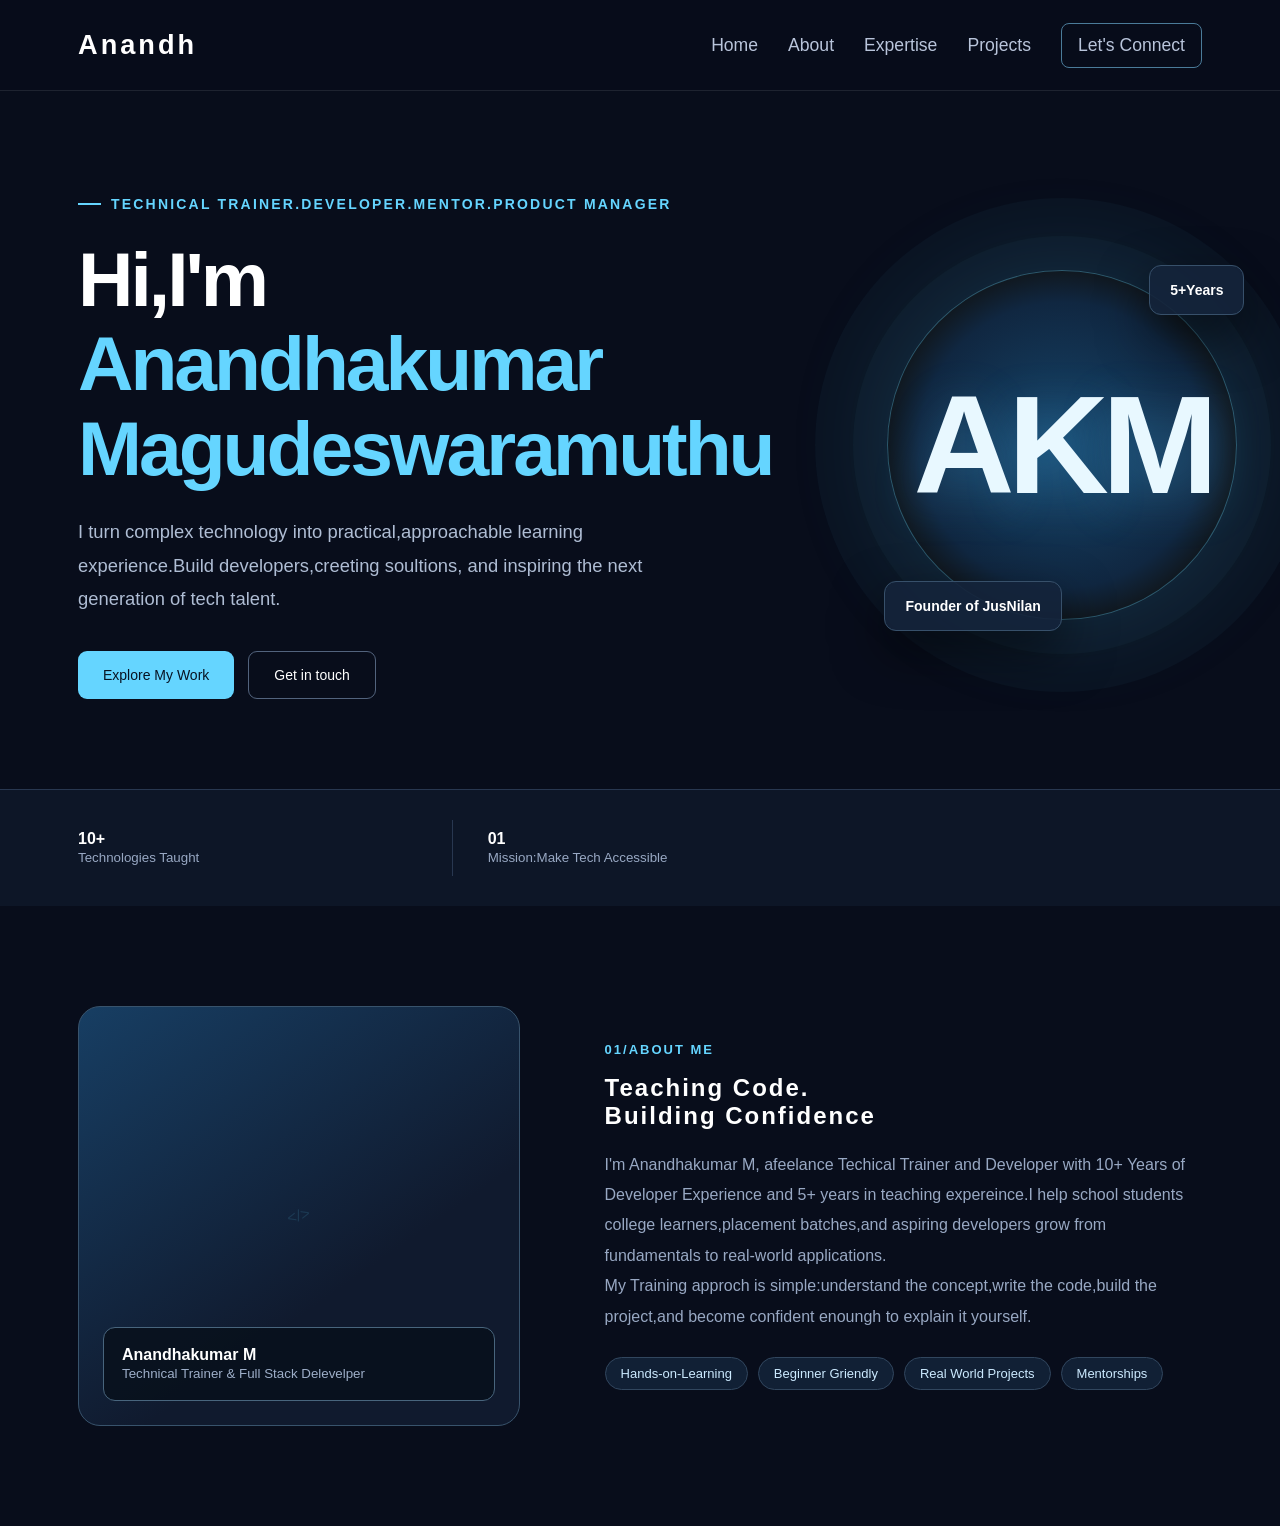
<file: StaticPage/index.html>
<!DOCTYPE html>
<html lang="en">
<head>
    <meta charset="UTF-8">
    <meta name="viewport" content="width=device-width, initial-scale=1.0">
    <title>Anandhakumar M_technical Trainer & PM</title>
    <link rel="stylesheet" href="style.css">
</head>
<body>
    <header>
        <div class="wrap nav">
            <a href="#home" class="user">Anandh</a>
            <nav id="navLinks">
                <a href="#Home">Home</a>
                <a href="#About">About</a>
                <a href="#exp">Expertise</a>
                <a href="#projects">Projects</a>
                <a href="#conatct" class="nav_cat">Let's Connect</a>
            </nav>
        </div>
    </header>
    <main>
        <div class="hero" id="Home">
            <div class="wrap hero_grid">
                <div>
                    <div class="eyeBrow">
                        Technical Trainer.Developer.Mentor.Product Manager
                    </div>
                    <h1>Hi,I'm
                        <span>Anandhakumar Magudeswaramuthu</span>
                    </h1>
                    <p class="lead">
                        I turn complex technology into practical,approachable learning experience.Build developers,creeting soultions, and inspiring the next generation of tech talent.
                    </p>
                    <div class="actions">
                        <a href="#projects" class="btn primary">Explore My Work</a>
                        <a href="#contact" class="btn secondary">Get in touch</a>
                    </div>
                </div>
                <div class="hero_art">
                    <div class="orb">
                        <div class="monogram">AKM</div>
                    </div>
                    <div class="float top"><b>5+Years</b></div>
                    <div class="float btm">Founder of <b>JusNilan</b></div>
                </div>
            </div>
        </div>
        <div class="stats">
            <div class="wrap stat-row">
                <div class="stat">
                    <strong>10+</strong>
                    <small>Technologies Taught</small>
                </div>
                <div class="stat">
                    <strong>01</strong>
                    <small>Mission:Make Tech Accessible</small>
                </div>
            </div>
        </div>
        <section class="about" id="About">
            <div class="wrap about-grid">
                <div class="potrait_card">
                    <div class="potrait_badge">
                        <strong>Anandhakumar M</strong>
                        <small>Technical Trainer & Full Stack Delevelper</small>
                    </div>
                </div>
                <div class="about_copy">
                    <div class="section_label">
                        01/About Me
                    </div>
                    <h2 class="section_title">Teaching Code.<br>Building Confidence</h2>
                    <p>I'm Anandhakumar M, afeelance Techical Trainer and Developer with 10+ Years of Developer Experience and 5+ years in teaching expereince.I help school students college learners,placement batches,and aspiring developers grow from fundamentals to real-world applications.</p>
                    <p>My Training approch is simple:understand the concept,write the code,build the project,and become confident enoungh to explain it yourself.</p>
                    <div class="tags">
                        <span class="tag">Hands-on-Learning</span>
                        <span class="tag">Beginner Griendly</span>
                        <span class="tag">Real World Projects</span>
                        <span class="tag">Mentorships</span>
                    </div>
                </div>
            </div>
        </section>
    </main>
</body>
</html>
</file>
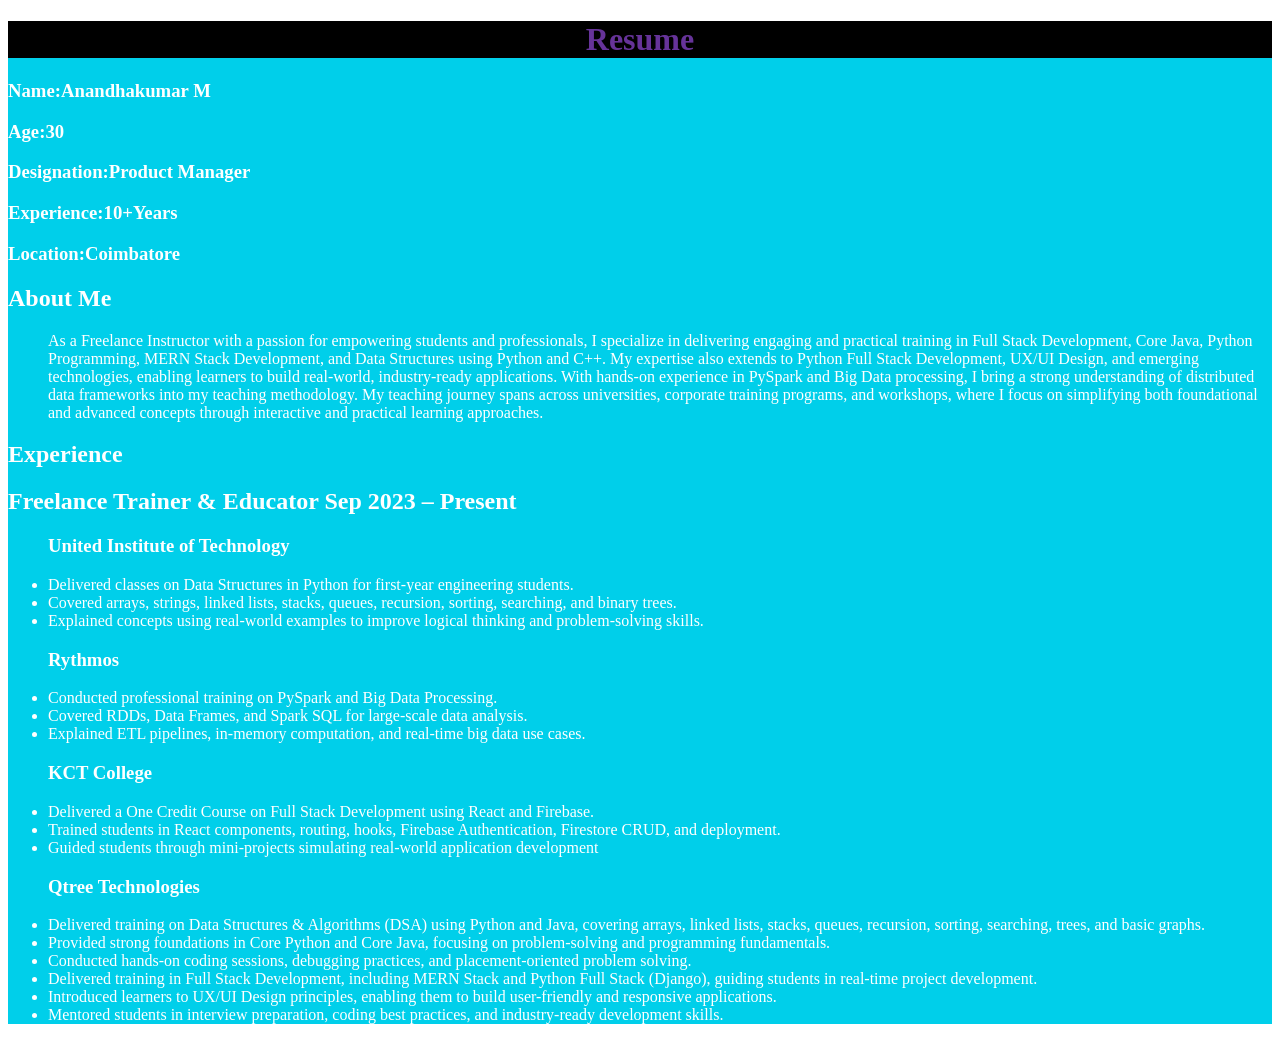
<file: HTML/FirstPage.html>
<!DOCTYPE html>
<html lang="en">
<head>
    <meta charset="UTF-8">
    <meta name="viewport" content="width=device-width, initial-scale=1.0">
    <title>MyFirstApp</title>
    <style>
        header{
            background-color: black;
            color: white;
        }
    </style>
</head>
<body>
    <div style="background-color: rgb(0, 207, 234);color: white;">
        <header>
            <h1 style="text-align: center;color: rebeccapurple;">Resume</h1>
        </header>
        <section>
            <h3>Name:Anandhakumar M</h3>
            <h3>Age:30</h3>
            <h3>Designation:Product Manager</h3>
            <h3>Experience:10+Years</h3>
            <h3>Location:Coimbatore</h2>
        </section>
        <section>
            <h1>About Me</h1>
            <dl>
                <dd>As a Freelance Instructor with a passion for empowering students and professionals, I specialize in delivering engaging and practical training in Full Stack Development, Core Java, Python Programming, MERN Stack Development, and Data Structures using Python and C++.
                My expertise also extends to Python Full Stack Development, UX/UI Design, and emerging technologies, enabling learners to build real-world, industry-ready applications.
                With hands-on experience in PySpark and Big Data processing, I bring a strong understanding of distributed data frameworks into my teaching methodology.
                My teaching journey spans across universities, corporate training programs, and workshops, where I focus on simplifying both foundational and advanced concepts through interactive and practical learning approaches.</dd>
            </dl>
        </section>
        <section>
            <h1>Experience</h1>
            <h2>Freelance Trainer & Educator Sep 2023 – Present</h2> 
            
            <ul>
                <h3>United Institute of Technology</h3> 
                <li>Delivered classes on Data Structures in Python for first-year engineering students. 
                <li>Covered arrays, strings, linked lists, stacks, queues, recursion, sorting, searching, and binary trees.</li> 
                <li>Explained concepts using real-world examples to improve logical thinking and problem-solving skills.</li> 
            </ul>
            <ul>
                <h3>Rythmos </h3>
                <li>Conducted professional training on PySpark and Big Data Processing.</li>
                <li>Covered RDDs, Data Frames, and Spark SQL for large-scale data analysis. </li>
                <li>Explained ETL pipelines, in-memory computation, and real-time big data use cases. </li>
            </ul>
            <ul>                
                <h3>KCT College </h3>
                <li>Delivered a One Credit Course on Full Stack Development using React and Firebase.</li>
                <li> Trained students in React components, routing, hooks, Firebase Authentication, Firestore CRUD, and deployment. </li>
                <li>Guided students through mini-projects simulating real-world application development </li>
            </ul>
            <ul>
                <h3>Qtree Technologies </h3>
                <li>Delivered training on Data Structures & Algorithms (DSA) using Python and Java, covering arrays, linked lists, stacks, queues, recursion, sorting, searching, trees, and basic graphs.</li>
                <li>Provided strong foundations in Core Python and Core Java, focusing on problem-solving and programming fundamentals.</li>
                <li>Conducted hands-on coding sessions, debugging practices, and placement-oriented problem solving.</li>
                <li>Delivered training in Full Stack Development, including MERN Stack and Python Full Stack (Django), guiding students in real-time project development.</li>
                <li>Introduced learners to UX/UI Design principles, enabling them to build user-friendly and responsive applications.</li>
                <li>Mentored students in interview preparation, coding best practices, and industry-ready development skills.</li>
            </ul>
        </section>
    </div>
</body>
</html>
</file>
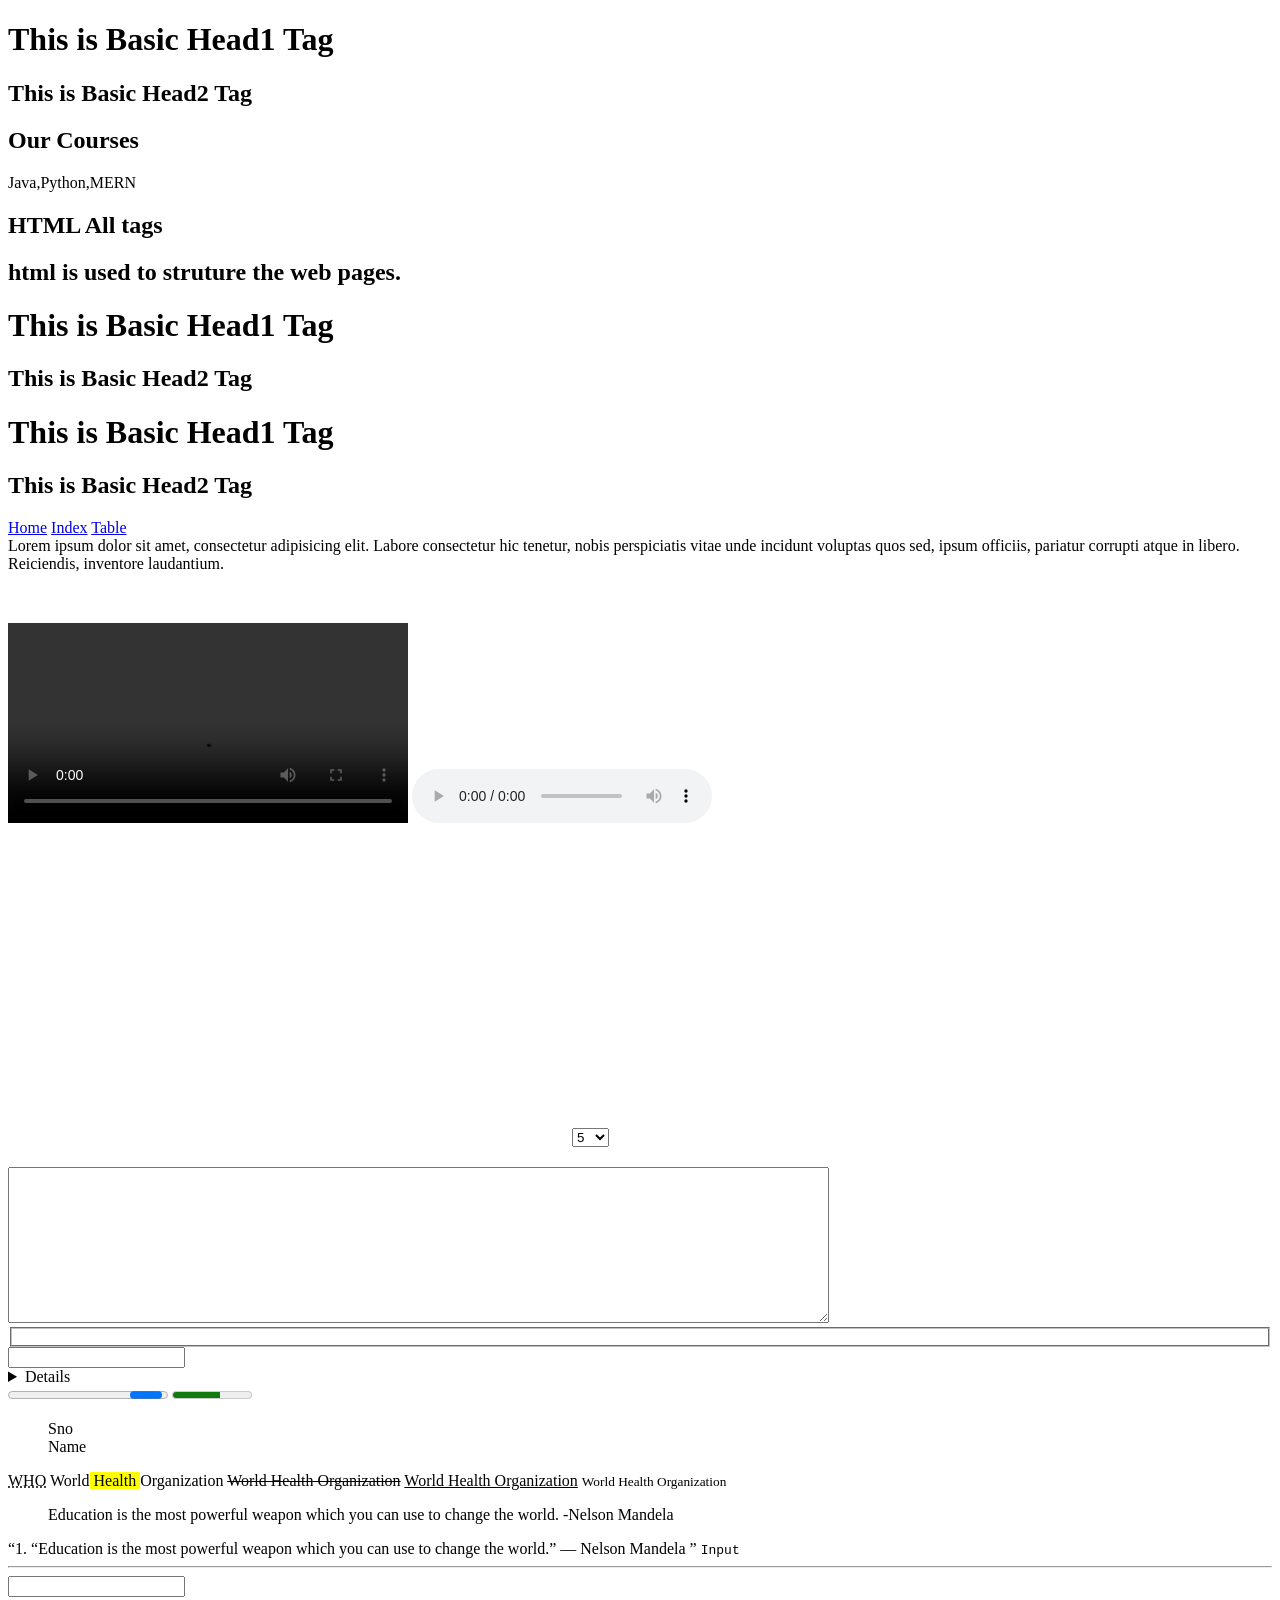
<file: HTML/Home.html>
<!DOCTYPE html>
<html lang="en">
<head>
    <meta charset="UTF-8">
    <meta name="viewport" content="width=device-width, initial-scale=1.0">
    <title>Document</title>
</head>
<body>
    <!-- block tag container -->
    <div>
        <h1>This is Basic Head1 Tag</h1>
        <h2>This is Basic Head2 Tag</h2>
    </div>
    <!-- Group related content -->
    <section>
        <h2>Our Courses</h2>
        <p>Java,Python,MERN</p>
    </section>
    <!-- Independent content -->
    <article>
        <h2>HTML All tags</h2>
        <h2>html is used to struture the web pages.</h2>
    </article>
    <!-- Page/section header -->
    <header>
        <h1>This is Basic Head1 Tag</h1>
        <h2>This is Basic Head2 Tag</h2>
    </header>
    <!-- Page/section footer -->
    <footer>
        <h1>This is Basic Head1 Tag</h1>
        <h2>This is Basic Head2 Tag</h2>
    </footer>
    <!-- Navigation -->
    <nav>
        <a href="#">Home</a>
        <a href="index.html">Index</a>
        <a href="Table.html">Table</a>
    </nav>
    <!-- main page content -->
    <main>
        Lorem ipsum dolor sit amet, consectetur adipisicing elit. Labore consectetur hic tenetur, nobis perspiciatis vitae unde incidunt voluptas quos sed, ipsum officiis, pariatur corrupti atque in libero. Reiciendis, inventore laudantium.
    </main>
    <!-- sidebar content -->
    <aside>

    </aside>
    <!-- Group Image/media -->
    <figure>
        <figcaption>
            <img>
        </figcaption>
    </figure>
    <!-- Caption for image -->
    <figcaption></figcaption>
    <!-- Display video -->
    <video width="400" controls>
        <source src="" type="video/mp4">
    </video>
    <!-- play audio -->
    <audio controls>
        <source src="" type="audio/mp3">
    </audio>
    <!-- Media source -->
    <source>
    <!-- embedded  -->
 <iframe width="560" height="315" src="https://www.youtube.com/embed/p4wW56hVtPI?si=1LP33N638QIn_xYh" title="YouTube video player" frameborder="0" allow="accelerometer; autoplay; clipboard-write; encrypted-media; gyroscope; picture-in-picture; web-share" referrerpolicy="strict-origin-when-cross-origin" allowfullscreen></iframe>
    <select>
        <option>5</option>
        <option>10</option>
        <option>20</option>
    </select>
    <!-- Group dropdown -->
    <optgroup></optgroup>
    <!-- Multiple line input -->
    <textarea cols="100" rows="10"></textarea>
    <!-- group media fields -->
    <fieldset></fieldset>
    <!-- input suggestion -->
     <input list="course">
    <datalist id="course">
        <option>Java</option>
        <option>Python</option>
    </datalist>
    <!-- expandalbel -->
    <details>
        This is basic Description
    </details>
    <!-- expandalbel -->
    <summary></summary>
    <!-- progress indicator -->
    <progress></progress>
    <!-- Measurements -->
    <meter value="0.6">60%</meter>
    <!-- detailed list -->
    <dl>
        <!-- description detail -->
        <dd>Sno</dd>
        <dd>Name</dd>
    </dl>
    <!-- abbrevation -->
    <abbr title="World Health Organization">WHO</abbr>
    <!-- highlights -->
    World<mark> Health </mark>Organization
    <!-- delete -->
    <del>World Health Organization</del>
    <!-- insert -->
    <ins>World Health Organization</ins>
    <!-- small text -->
    <small>World Health Organization</small>
    <!-- Long quatation -->
    <blockquote>
        Education is the most powerful weapon which you can use to change the world.
        -Nelson Mandela 
    </blockquote>
    <!-- short quatation -->
    <q>1. “Education is the most powerful weapon which you can use to change the world.” — Nelson Mandela </q>
    <!-- keyboard input -->
    <kbd><Keygen>Input</Keygen></kbd>
    <!-- Data and time -->
    <time></time>
    <address></address>
    <hr>
    <!-- diplay calauated -->
    <output></output>

    <!-- Arribites
     required input,select,textarea
     readonly 
     disabled input,button,select
     min,max
     pattern
     value the entered value in input is called as value
     checked checkbox,radio
     selected dropdown
     autocomplete
     id
     class
     style
     title
     controls -> audio video
     autoplay/loop/muted
     poster-->


     <input list="browser" name="browser">
     <datalist id="browser">
        <option>Edge</option>
        <option>Firefox</option>
        <option>Chrome</option>
        <option>Opera</option>
        <option>Safari</option>
     </datalist>
</body>
</html>
</file>
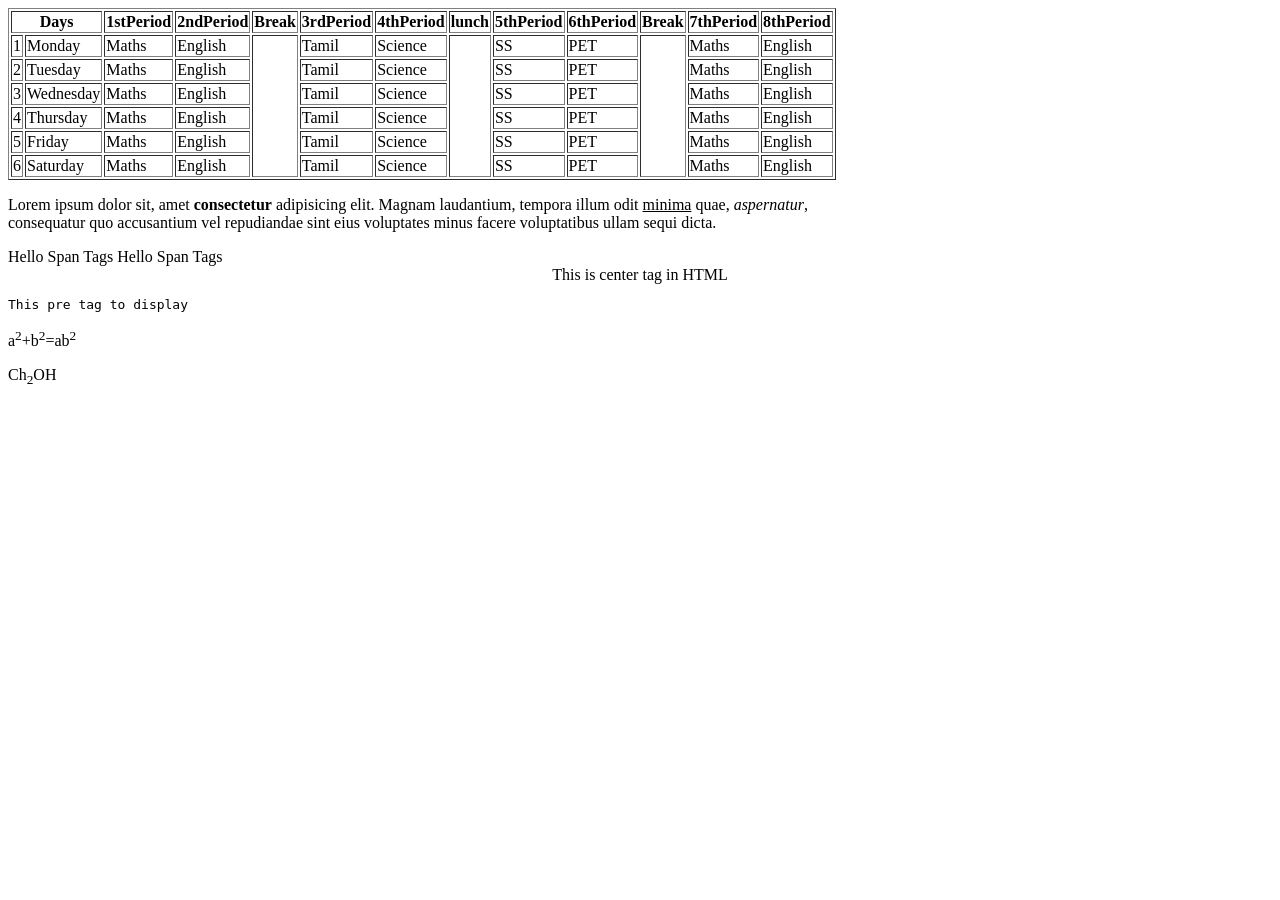
<file: HTML/Table.html>
<!DOCTYPE html>
<html lang="en">
<head>
    <meta charset="UTF-8">
    <meta name="viewport" content="width=device-width, initial-scale=1.0">
    <title>Document</title>
</head>
<body>
    <table border="1">
        <thead>
            <th colspan="2">Days</th>
            <th>1stPeriod</th>
            <th>2ndPeriod</th>
            <th>Break</th>
            <th>3rdPeriod</th>
            <th>4thPeriod</th>
            <th>lunch</th>
            <th>5thPeriod</th>
            <th>6thPeriod</th>
            <th>Break</th>
            <th>7thPeriod</th>
            <th>8thPeriod</th>
        </thead>
        <tbody>
            <tr>
                <td>1</td>
                <td>Monday</td>
                <td>Maths</td>                
                <td>English</td>
                <td rowspan="6"></td>
                <td>Tamil</td>
                <td>Science</td>
                <td rowspan="6"></td>
                <td>SS</td>
                <td>PET</td>
                <td rowspan="6"></td>
                <td>Maths</td>
                <td>English</td>
            </tr>
            <tr>
                <td>2</td>
                <td>Tuesday</td>
                <td>Maths</td>                
                <td>English</td>
                <td>Tamil</td>
                <td>Science</td>
                <td>SS</td>
                <td>PET</td>
                <td>Maths</td>
                <td>English</td>
            </tr>
            <tr>
                <td>3</td>
                <td>Wednesday</td>
                <td>Maths</td>                
                <td>English</td>
                <td>Tamil</td>
                <td>Science</td>
                <td>SS</td>
                <td>PET</td>
                <td>Maths</td>
                <td>English</td>
            </tr>
            <tr>
                <td>4</td>
                <td>Thursday</td>
                <td>Maths</td>                
                <td>English</td>
                <td>Tamil</td>
                <td>Science</td>
                <td>SS</td>
                <td>PET</td>
                <td>Maths</td>
                <td>English</td>
            </tr>
            <tr>
                <td>5</td>
                <td>Friday</td>
                <td>Maths</td>                
                <td>English</td>
                <td>Tamil</td>
                <td>Science</td>
                <td>SS</td>
                <td>PET</td>
                <td>Maths</td>
                <td>English</td>
            </tr>
            <tr>
                <td>6</td>
                <td>Saturday</td>
                <td>Maths</td>                
                <td>English</td>
                <td>Tamil</td>
                <td>Science</td>
                <td>SS</td>
                <td>PET</td>
                <td>Maths</td>
                <td>English</td>
            </tr>
        </tbody>
    </table>
    <p>Lorem ipsum dolor sit, amet <strong>consectetur</strong> adipisicing elit. Magnam laudantium, tempora illum odit <u>minima</u> quae, <i>aspernatur</i>,<br> consequatur quo accusantium vel repudiandae sint eius voluptates minus facere voluptatibus ullam sequi dicta.</p>
    <span>Hello Span Tags</span>
    <span>Hello Span Tags</span>
    <center>This is center tag in HTML</center>
    <pre>This pre tag to display</pre>
    <p>a<sup>2</sup>+b<sup>2</sup>=ab<sup>2</sup></p>
    <p>Ch<sub>2</sub>OH</p>
</body>
</html>
</file>
<file: StaticPage/style.css>
:root{
    --bg:#080d1b;
    --panel:#111b2e;
    --line:#283750;
    --muted:#98a8c3;
    --accent:#65d5ff;
    --yellow:#f8d770;
    --text:#ffffff;
}
*{
    margin: 0;
    box-sizing: border-box;
}
html{
    scroll-behavior: smooth;
}
body{
    background-color: var(--bg);
    color: var(--text);
    font-family: 'Lucida Sans', 'Lucida Sans Regular', 'Lucida Grande', 'Lucida Sans Unicode', Geneva, Verdana, sans-serif;
}
.wrap{
    max-width: 1180px;
    margin: auto;
    padding: 0 28px;
}
a{
    text-decoration: none;
    color: inherit;
}
header{
    position: sticky;
    top: 0;
    z-index: 20;
    background-color: #080d1be8;
    border-bottom: 1px solid #ffffff18;
}
.nav{
    height: 10vh;
    display: flex;
    justify-content: space-between;
    align-items: center;
}
.user{
    font-size: 1.7em;
    font-weight: 700;
    letter-spacing: 3px;
}
#navLinks{
    display: flex;
    gap: 30px;
    align-items: center;
}
#navLinks a{
    font-size: 1.1em;
    color: #b9c5db;
}
#navLinks a:hover{
    color: var(--accent);
}
.nav_cat{
    border: 1px solid #4a7b99;
    border-radius: 8px;
    padding: 11px 16px;
    color: var(--text);
}

.hero{
    position: relative;
    overflow: hidden;
    padding: 100px 0 90px;
    background: radial-gradient(ellipse at 85% 35%,#173e69 0% transparent 40%);
}
.hero_grid{
    display: grid;
    grid-template-columns: 1.5fr 0.85fr;
    align-items: center;
    gap: 115px;
}
.eyeBrow{
    display: inline-flex;
    gap: 10px;
    align-items: center;
    color: var(--accent);
    font-size: 14px;
    letter-spacing: 2.2px;
    font-weight: 700;
    text-transform: uppercase;
}
.eyeBrow::before{
    content: "";
    width: 23px;
    height: 2px;
    background-color: var(--accent);
}
h1{
    font-size: clamp(47px,6vw,82px);
    letter-spacing: -3px;
    line-height: 1.1;
    margin: 25px 0;
}
h1 span{
    color: var(--accent);
}
.lead{
    font-size: 1.15em;
    line-height: 1.8;
    color: #afbdd4;
    max-width:570px;
}
.actions{
    display: flex;
    gap: 14px;
    flex-wrap: wrap;
    margin-top: 36px;
}
.btn{
    display: inline-flex;
    align-items: center;
    justify-content: center;
    gap: 12px;
    padding: 15px 25px;
    border-radius: 9px;
    font-size: 14px;
    transition: 0.2s;
}
.btn.primary{
    background-color: var(--accent);
    color: #071322;
}
.btn.primary:hover{
    background-color: #1c2a42;
}
.btn.secondary{
    border: 1px solid #52637d;
}
.btn.secondary:hover{
    background-color:#1c2a42;
}
.hero_art{
    position: relative;
    min-height: 440px;
    display: grid;
    align-items: center;
}
.orb{
    width: 350px;
    height: 350px;
    border: 1px solid #65d5ff55;
    border-radius: 50%;
    display: grid;
    place-items: center;
    background: radial-gradient(circle,#16456a 0%,#102741 58%,#101922 70%);
    box-shadow: 
    0 0 100px #2c9cd42b,
    0 0 0 34px #65d5ff08,
    0 0 0 72px #65d5ff08;
}
.monogram{
    font-size: 140px;
    letter-spacing: -7px;
    font-weight: 800;
    color: #e8f8ff;
    text-shadow: 0 10px 50px #51bbfa50;
}
.float{
    position: absolute;
    border: 1px solid #37506a;
    background: #14243be8;
    box-shadow: 0 20px 50px #0008;
    border-radius: 12px;
    padding: 16px 20px;
    font-size: 14px;
    font-weight: 700;
}
.float.top{
    top: 40px;
    right: -7px;
}
.float.btm{
    bottom: 34px;
    left: -3px;
}
.stats{
    border-top: 1px solid var(--line);
    border-bottom: 1ps solid var(--line);
    background: #0d1627;
}
.stat-row{
    display: grid;
    grid-template-columns: repeat(3,1fr);
    padding-top: 30px;
    padding-bottom: 30px;
}
.stat{
    padding: 10px 35px;
    border-right: 1px solid var(--line);
}
.stat:first-child{
    padding-left: 0;

}
.stat:last-child{
    border: 0;
}
.stat strong{
    font: 700 2em;
    color: var(--text);
    display: block;
}
.stat small{
    color: var(--muted);
}
.about{
    padding: 100px 0;
}
.about-grid{
    display: grid;
    grid-template-columns: 0.85fr 1.15fr;
    gap: 85px;
    align-items: center;
}
.potrait_card{
    border: 1px solid #38536c;
    border-radius: 22px;
    height: 420px;
    background: linear-gradient(145deg,#173e63,#101a2e 64%);
    position: relative;
    display: grid;
    place-items: center;
    overflow: hidden;
}
.potrait_card::before{
    content: "</>";
    font: 700 130px;
    color: #63d3fa22;
    transform: rotate(-15deg);
}
.potrait_badge{
    position: absolute;
    bottom: 24px;
    left: 24px;
    right: 24px;
    background: #08111de8;
    border: 1px solid #48657d;
    padding: 18px;
    border-radius: 12px;
}
.potrait_badge strong{display: block;}
.potrait_badge small{
    color: #9daec8;
}
.about_copy p{
    color: var(--muted);
    font-size: 1em;
    line-height: 1.9;
}
.section_label{
    color: var(--accent);
    font-size: 13px;
    letter-spacing: 2px;
    font-weight: 700;
    text-transform: uppercase;
}
.section_title{
    font-size: calc(34px,4vw,50px);
    letter-spacing: 2px;
    margin: 17px 0 20px;
}
.tags{
    display: flex;
    gap: 10px;
    flex-wrap: wrap;
    margin-top: 25px;
}
.tag{
    border: 1px solid #31465e;
    background: #112035;
    color: #cceaff;
    border-radius: 100px;
    padding: 8px 15px;
    font-size: 13px;
}
</file>
